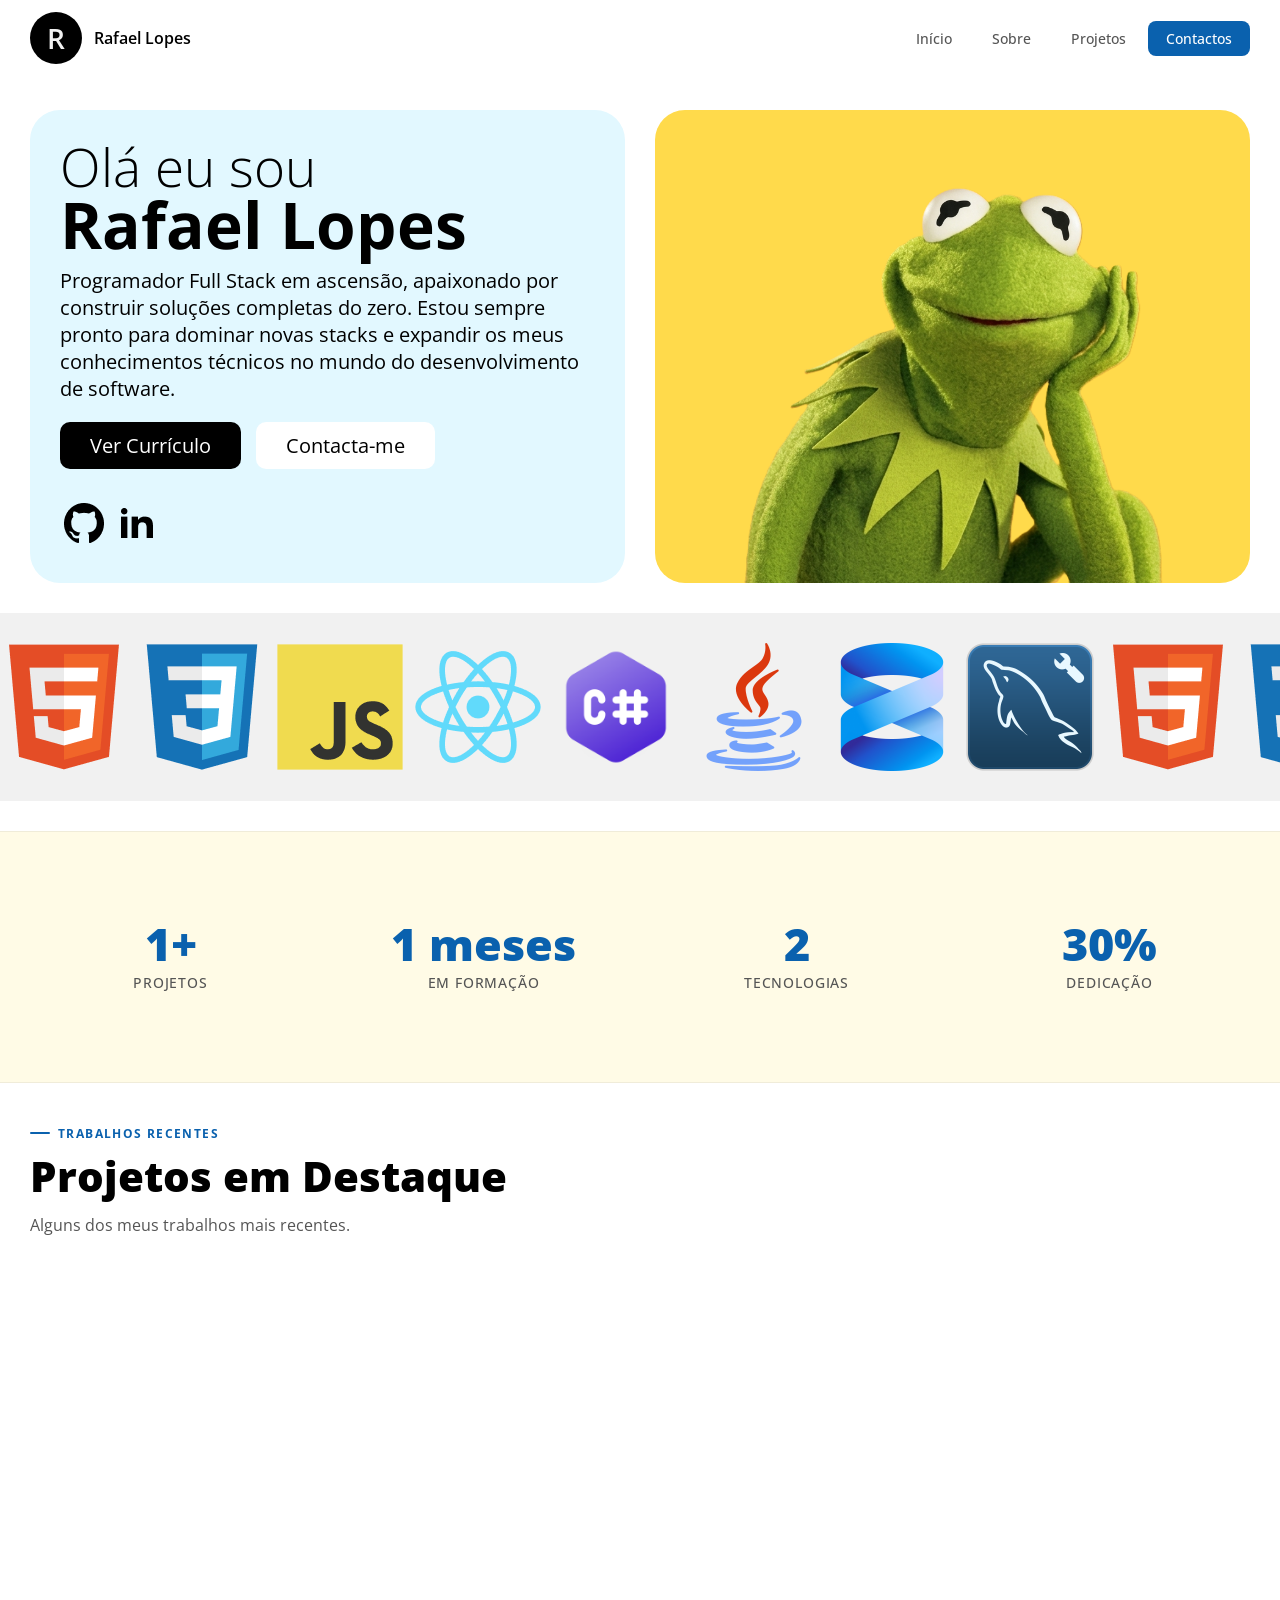
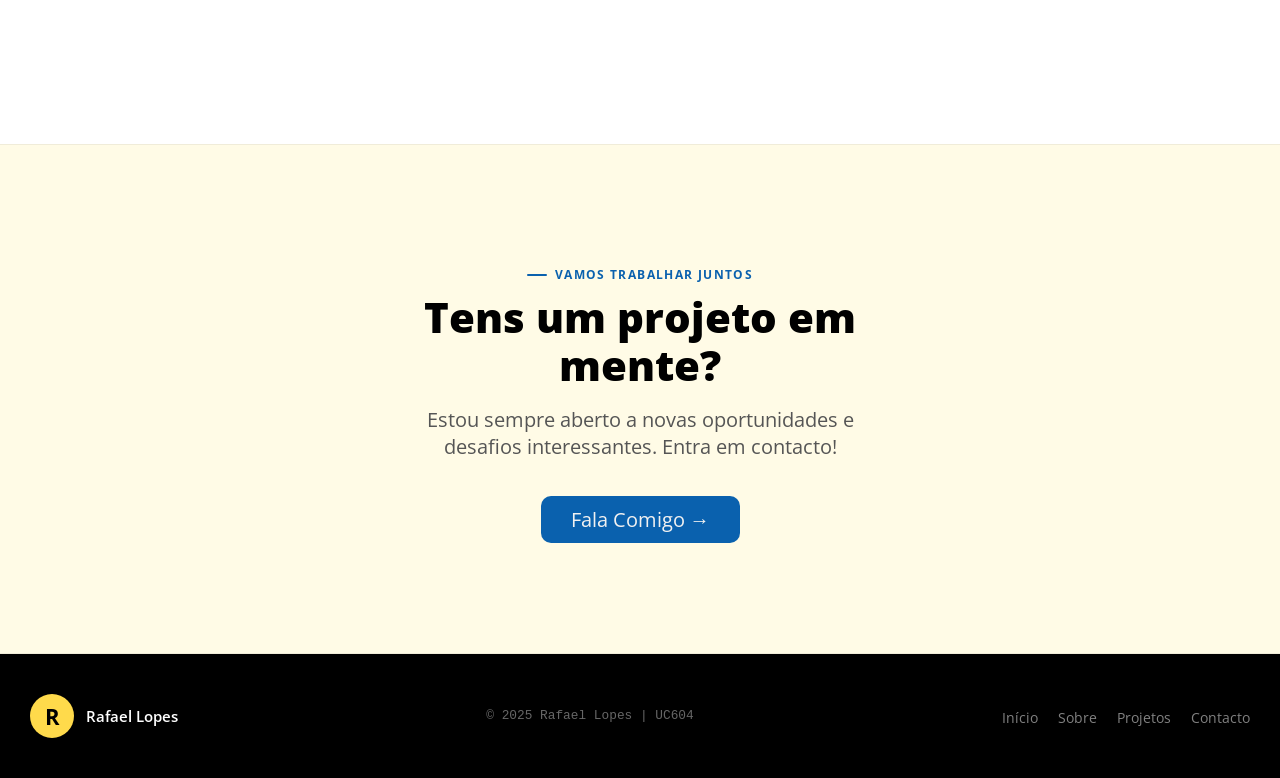
<file: html/index.html>
<!DOCTYPE html>
<html lang="en">
<head>
    <meta charset="UTF-8">
    <meta name="viewport" content="width=device-width, initial-scale=1.0">
    <title>Portfelio - Rafael Lopes</title>

    <!-- Pré-conexão ao Google Fonts para melhorar a performance de carregamento -->
    <link rel="preconnect" href="https://fonts.googleapis.com">
    <link rel="preconnect" href="https://fonts.gstatic.com" crossorigin>
    <!-- Importação da fonte Open Sans com suporte a itálico e vários pesos -->
    <link href="https://fonts.googleapis.com/css2?family=Open+Sans:ital,wght@0,300..800;1,300..800&display=swap" rel="stylesheet">

    <!-- Folha de estilos principal -->
    <link rel="stylesheet" href="/css/styles.css">

    <!-- Favicon do site -->
    <link rel="icon" type="image/jpg" href="/imgs/favicon.jpg">
</head>
<body>

    <!-- ========================
         CABEÇALHO / NAVEGAÇÃO
    ========================= -->
    <header>
        <!-- Barra de navegação principal -->
        <nav class="navbar" id="navbar">
            <div class="nav-inner">

                <!-- Logo com inicial e nome completo -->
                <a href="#" class="logo-holder">
                    <div class="logo">R</div>
                    <div class="logo-text">Rafael Lopes</div>
                </a>
        
                <!-- Links de navegação desktop -->
                <ul class="nav-links" id="menu">
                    <li><a href="/html/index.html">Início</a></li>
                    <li><a href="/html/sobre.html">Sobre</a></li>
                    <li><a href="/html/projetos.html">Projetos</a></li>
                    <!-- Botão de destaque para a página de contacto -->
                    <li><a href="/html/contacto.html" class="button">Contactos</a></li>
                </ul>
        
                <!-- Ícone hamburger — visível apenas em mobile, activa o menu fullscreen -->
                <a href="#" class="mobile-toggle" onclick="toggleMobileMenu(); return false;">
                    <svg aria-hidden="true" xmlns="http://www.w3.org/2000/svg" width="24" height="24" fill="none"
                        viewBox="0 0 24 24">
                        <path stroke="currentColor" stroke-linecap="round" stroke-width="2" d="M5 7h14M5 12h14M5 17h10" />
                    </svg>
                </a>
            </div>
        </nav>
        
        <!-- Menu fullscreen para dispositivos móveis (controlado via JavaScript) -->
        <div class="mobile-menu" id="mobileMenu">
            <a href="/html/index.html">Início</a>
            <a href="/html/sobre.html">Sobre</a>
            <a href="/html/projetos.html">Projetos</a>
            <a href="/html/contacto.html">Contactos</a>
        </div>
    </header>

    <!-- Padding-top para compensar a navbar fixa -->
    <main style="padding-top: 80px;">

        <!-- ========================
             SECÇÃO HERO
        ========================= -->
        <section class="hero container">

            <!-- Lado esquerdo: apresentação e calls-to-action -->
            <div class="hero-blue">
                <div>
                    <h1>
                        <small>Olá eu sou</small>
                        Rafael Lopes
                    </h1>
                    <p>
                        Programador Full Stack em ascensão, apaixonado por construir soluções completas do zero. 
                        <span>Estou sempre pronto para dominar novas stacks e expandir os meus conhecimentos 
                        técnicos no mundo do desenvolvimento de software.</span>
                    </p>

                    <!-- Botões de acção principal -->
                    <div class="call-to-action">
                        <a href="#" class="button black">Ver Currículo</a>
                        <a href="/html/contacto.html" class="button white">Contacta-me</a>
                    </div>

                    <!-- Links para redes sociais -->
                    <div class="social-links">
                        <a href="https://github.com/">
                            <img src="/imgs/github.png" alt="github" width="48">
                        </a>
                        <a href="https://www.linkedin.com/">
                            <img src="/imgs/linkedin.png" alt="linkedin" width="48">
                        </a>
                    </div>
                </div>
            </div>

            <!-- Lado direito: foto de perfil -->
            <div class="hero-yellow">
                <img src="/imgs/hero-image.png" alt="Foto Perfil" width="100%">
            </div>
        </section>

        <!-- ========================
             CARROSSEL DE LOGOS (Marquee)
        ========================= -->
        <!-- Animação infinita com as tecnologias que domino — os ícones estão duplicados para o loop ser contínuo -->
        <section class="logos container">
            <div class="marquee">
                <div class="track">
                    <!-- Primeiro conjunto -->
                    <img src="/imgs/html.png" alt="html" width="128">
                    <img src="/imgs/css.png" alt="css" width="128">
                    <img src="/imgs/javascript.png" alt="javascript" width="128">
                    <img src="/imgs/react.png" alt="react" width="128">
                    <img src="/imgs/csharp.png" alt="csharp" width="128">
                    <img src="/imgs/Java.png" alt="java" width="128">
                    <img src="/imgs/ssms.png" alt="ssms" width="128">
                    <img src="/imgs/mysqlworkbench.png" alt="mysql" width="128">
                    
                    <!-- Segundo conjunto (duplicado para continuidade da animação) -->
                    <img src="/imgs/html.png" alt="html" width="128">
                    <img src="/imgs/css.png" alt="css" width="128">
                    <img src="/imgs/javascript.png" alt="javascript" width="128">
                    <img src="/imgs/react.png" alt="react" width="128">
                    <img src="/imgs/csharp.png" alt="csharp" width="128">
                    <img src="/imgs/Java.png" alt="java" width="128">
                    <img src="/imgs/ssms.png" alt="ssms" width="128">
                    <img src="/imgs/mysqlworkbench.png" alt="mysql" width="128">
                </div>
            </div>
        </section>

        <!-- ========================
             BARRA DE ESTATÍSTICAS
        ========================= -->
        <!-- Os data-attributes são lidos pelo JS para animar os números de 0 até ao valor final -->
        <section class="stats-bar" id="stats">
            <div class="container">
                <div class="stats-grid">
                    <div class="stat-item reveal">
                        <span class="stat-num" data-target="4" data-suffix="+">0+</span>
                        <span class="stat-label">Projetos</span>
                    </div>
                    <div class="stat-item reveal">
                        <span class="stat-num" data-target="6" data-suffix=" meses">0</span>
                        <span class="stat-label">Em formação</span>
                    </div>
                    <div class="stat-item reveal">
                        <span class="stat-num" data-target="8" data-suffix="">0</span>
                        <span class="stat-label">Tecnologias</span>
                    </div>
                    <div class="stat-item reveal">
                        <span class="stat-num" data-target="100" data-suffix="%">0%</span>
                        <span class="stat-label">Dedicação</span>
                    </div>
                </div>
            </div>
        </section>

        <!-- ========================
             PROJETOS EM DESTAQUE
        ========================= -->
        <section class="section" id="featured">
            <div class="container">
                <span class="section-label reveal">Trabalhos recentes</span>
                <h2 class="section-title reveal">Projetos em Destaque</h2>
                <p class="section-desc reveal">Alguns dos meus trabalhos mais recentes.</p>
        
                <!-- Grelha de cards de projetos -->
                <div class="projects-grid">

                    <!-- Card 1 -->
                    <article class="project-card reveal">
                        <div class="project-thumb"><img src="/imgs/csharp.png" style="width: 75px;"></div>
                        <div class="project-body">
                            <div class="project-tags">
                                <span class="project-tag">HTML</span>
                                <span class="project-tag">CSS</span>
                                <span class="project-tag">JS</span>
                            </div>
                            <h3 class="project-title">Loja Online — Frontend</h3>
                            <p class="project-desc">Interface completa de e-commerce com carrinho de compras dinâmico, filtros e checkout responsivo.</p>
                            <div class="project-links">
                                <a href="/html/projetos.html" class="project-link">Ver detalhes →</a>
                            </div>
                        </div>
                    </article>
        
                    <!-- Card 2 -->
                    <article class="project-card reveal">
                        <div class="project-thumb"><img src="/imgs/html.png" style="width: 75px;"></div>
                        <div class="project-body">
                            <div class="project-tags">
                                <span class="project-tag">HTML</span>
                            </div>
                            <h3 class="project-title">Blog Pessoal</h3>
                            <p class="project-desc">Layout editorial moderno com sistema de posts, categorias e modo claro/escuro.</p>
                            <div class="project-links">
                                <a href="/html/projetos.html" class="project-link">Ver detalhes →</a>
                            </div>
                        </div>
                    </article>
        
                    <!-- Card 3 -->
                    <article class="project-card reveal">
                        <div class="project-thumb"><img src="/imgs/javascript.png" style="width: 75px;"></div>
                        <div class="project-body">
                            <div class="project-tags">
                                <span class="project-tag">JavaScript</span>
                                <span class="project-tag">API</span>
                            </div>
                            <h3 class="project-title">App To-Do Interativo</h3>
                            <p class="project-desc">Gestor de tarefas com localStorage, drag & drop e categorias personalizáveis.</p>
                            <div class="project-links">
                                <a href="/html/projetos.html" class="project-link">Ver detalhes →</a>
                            </div>
                        </div>
                    </article>
                </div>
        
                <!-- Botão para ver todos os projetos -->
                <div style="text-align:center; margin-top:48px;" class="reveal">
                    <a href="/html/projetos.html" class="button">Ver Todos os Projetos</a>
                </div>
            </div>
        </section>

        <!-- ========================
             CTA — CHAMADA À ACÇÃO
        ========================= -->
        <section class="cta-section">
            <div class="container" style="text-align:center;">
                <span class="section-label reveal" style="justify-content:center;">Vamos trabalhar juntos</span>
                <h2 class="section-title reveal" style="max-width:500px; margin:0 auto 16px;">Tens um projeto em mente?</h2>
                <p class="reveal" style="margin:0 auto 36px; max-width:460px;">Estou sempre aberto a novas oportunidades e desafios interessantes. Entra em contacto!</p>
                <a href="/html/contacto.html" class="button reveal">Fala Comigo →</a>
            </div>
        </section>
    </main>
    
    <!-- ========================
         RODAPÉ
    ========================= -->
    <footer class="footer">
        <div class="container footer-inner">
            <!-- Logo no rodapé -->
            <a href="#" class="logo-holder footer-logo-holder">
                <div class="logo-sm">R</div>
                <div class="logo-text">Rafael Lopes</div>
            </a>
            <p class="footer-copy">© 2025 Rafael Lopes | UC604</p>
            <!-- Links de navegação repetidos no rodapé -->
            <ul class="footer-links">
                <li><a href="index.html">Início</a></li>
                <li><a href="/html/sobre.html">Sobre</a></li>
                <li><a href="/html/projetos.html">Projetos</a></li>
                <li><a href="/html/contacto.html">Contacto</a></li>
            </ul>
        </div>
    </footer>

    <!-- Script principal carregado no final do body para não bloquear o render da página -->
    <script src="/js/script.js"></script>
</body>
</html>
</file>
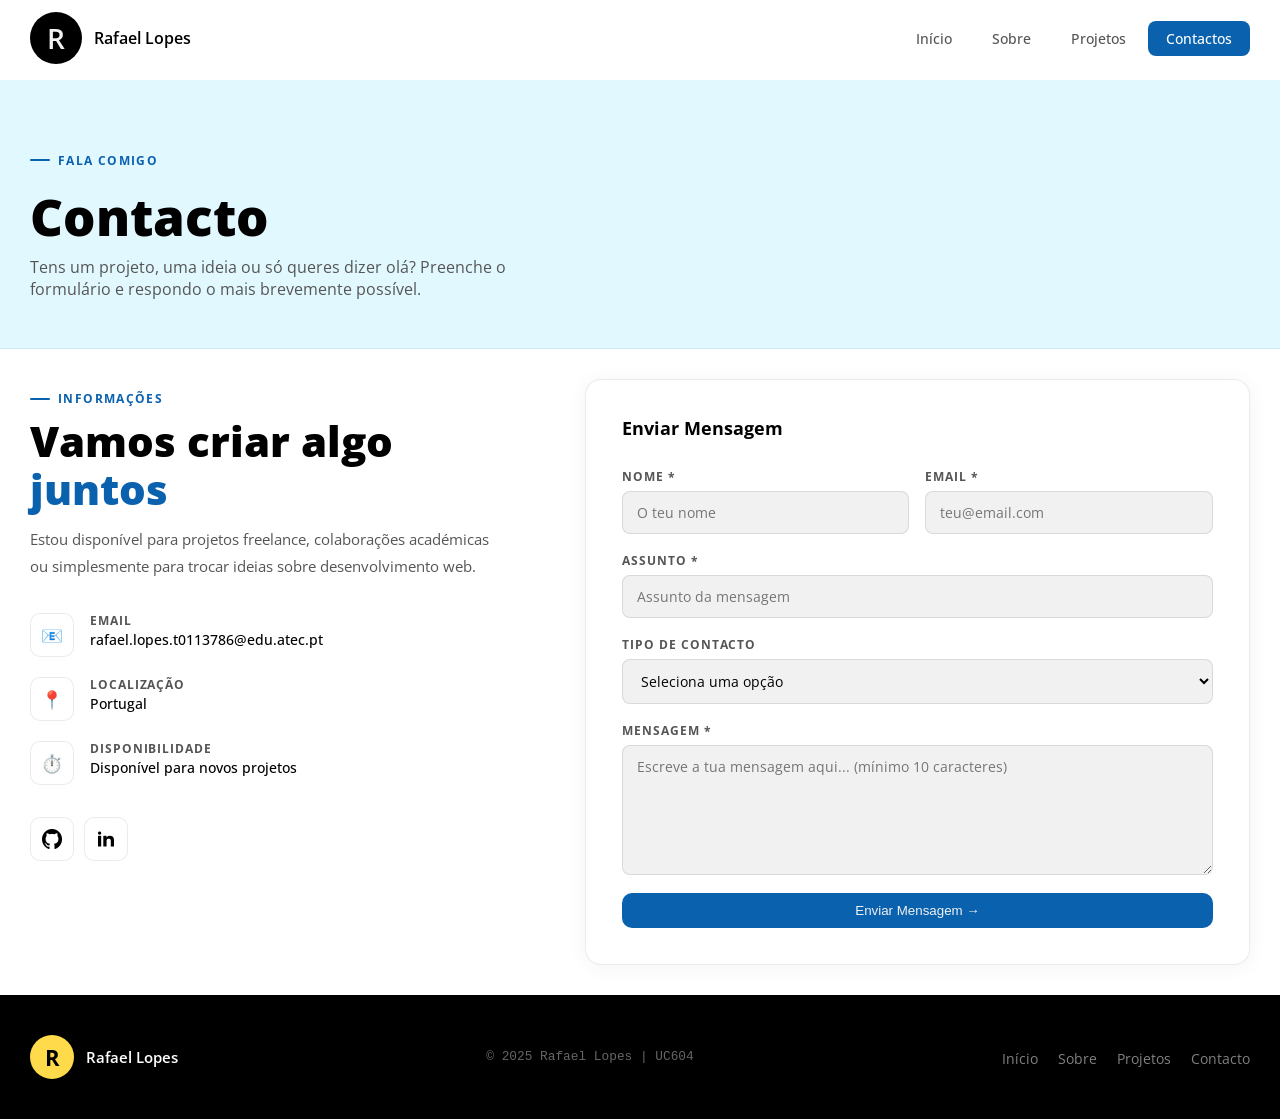
<file: html/contacto.html>
<!DOCTYPE html>
<html lang="pt">
<head>
    <meta charset="UTF-8">
    <meta name="viewport" content="width=device-width, initial-scale=1.0">
    <title>Portefólio - Rafael Lopes</title>
    <meta name="description" content="Entra em contacto para projetos, colaborações ou apenas para dizer olá." />
    <link rel="preconnect" href="https://fonts.googleapis.com">
    <link rel="preconnect" href="https://fonts.gstatic.com" crossorigin>
    <link href="https://fonts.googleapis.com/css2?family=Open+Sans:ital,wght@0,300..800;1,300..800&display=swap" rel="stylesheet">
    <link rel="stylesheet" href="/css/styles.css">
    <link rel="icon" type="image/jpg" href="/imgs/favicon.jpg">
</head>
<body>

    <header>
        <nav class="navbar" id="navbar">
            <div class="nav-inner">
                <a href="/html/index.html" class="logo-holder">
                    <div class="logo">R</div>
                    <div class="logo-text">Rafael Lopes</div>
                </a>

                <ul class="nav-links" id="menu">
                    <li><a href="/html/index.html">Início</a></li>
                    <li><a href="/html/sobre.html">Sobre</a></li>
                    <li><a href="/html/projetos.html">Projetos</a></li>
                    <li><a href="/html/contacto.html" class="button active">Contactos</a></li>
                </ul>

                <a href="#" class="mobile-toggle" onclick="toggleMobileMenu(); return false;">
                    <svg aria-hidden="true" xmlns="http://www.w3.org/2000/svg" width="24" height="24" fill="none" viewBox="0 0 24 24">
                        <path stroke="currentColor" stroke-linecap="round" stroke-width="2" d="M5 7h14M5 12h14M5 17h10" />
                    </svg>
                </a>
            </div>
        </nav>

        <!-- Menu mobile fullscreen -->
        <div class="mobile-menu" id="mobileMenu">
            <a href="/html/index.html">Início</a>
            <a href="/html/sobre.html">Sobre</a>
            <a href="/html/projetos.html">Projetos</a>
            <a href="/html/contacto.html">Contactos</a>
        </div>
    </header>

    <main style="padding-top: 80px;">

        <!-- PAGE HEADER -->
        <div class="page-header">
            <div class="page-header-inner container">
                <span class="section-label">Fala comigo</span>
                <h1>Contacto</h1>
                <p>Tens um projeto, uma ideia ou só queres dizer olá? Preenche o formulário e respondo o mais brevemente possível.</p>
            </div>
        </div>

        <!-- CONTACT SECTION -->
        <section class="section">
            <div class="container">
                <div class="contact-layout">

                    <!-- Info de Contacto -->
                    <div class="contact-info">
                        <span class="section-label reveal">Informações</span>
                        <h2 class="section-title reveal">
                            Vamos criar algo<br>
                            <span style="color: var(--blue);">juntos</span>
                        </h2>
                        <p class="reveal">Estou disponível para projetos freelance, colaborações académicas ou simplesmente para trocar ideias sobre desenvolvimento web.</p>

                        <div class="contact-items">

                            <div class="contact-item reveal">
                                <div class="contact-icon">📧</div>
                                <div>
                                    <div class="contact-item-label">Email</div>
                                    <div class="contact-item-value">rafael.lopes.t0113786@edu.atec.pt</div>
                                </div>
                            </div>

                            <div class="contact-item reveal">
                                <div class="contact-icon">📍</div>
                                <div>
                                    <div class="contact-item-label">Localização</div>
                                    <div class="contact-item-value">Portugal</div>
                                </div>
                            </div>

                            <div class="contact-item reveal">
                                <div class="contact-icon">⏱️</div>
                                <div>
                                    <div class="contact-item-label">Disponibilidade</div>
                                    <div class="contact-item-value">Disponível para novos projetos</div>
                                </div>
                            </div>

                        </div>

                        <!-- Redes sociais -->
                        <div class="contact-social reveal">
                            <a href="https://github.com/" class="contact-social-link" title="GitHub" aria-label="GitHub">
                                <img src="/imgs/github.png" alt="GitHub" width="24">
                            </a>
                            <a href="https://www.linkedin.com/" class="contact-social-link" title="LinkedIn" aria-label="LinkedIn">
                                <img src="/imgs/linkedin.png" alt="LinkedIn" width="24">
                            </a>
                        </div>
                    </div>

                    <!-- Formulário -->
                    <div class="reveal">
                        <form class="contact-form" id="contactForm" novalidate>
                            <h3 class="contact-form-title">Enviar Mensagem</h3>

                            <!-- Nome e Email em linha -->
                            <div class="form-row">
                                <div class="form-group">
                                    <label class="form-label" for="nome">Nome *</label>
                                    <input type="text" id="nome" class="form-input" placeholder="O teu nome" required autocomplete="name" />
                                    <span class="form-error" id="nomeError"></span>
                                </div>

                                <div class="form-group">
                                    <label class="form-label" for="email">Email *</label>
                                    <input type="email" id="email" class="form-input" placeholder="teu@email.com" required autocomplete="email" />
                                    <span class="form-error" id="emailError"></span>
                                </div>
                            </div>

                            <!-- Assunto -->
                            <div class="form-group">
                                <label class="form-label" for="assunto">Assunto *</label>
                                <input type="text" id="assunto" class="form-input" placeholder="Assunto da mensagem" required />
                                <span class="form-error" id="assuntoError"></span>
                            </div>

                            <!-- Tipo de contacto -->
                            <div class="form-group">
                                <label class="form-label" for="tipo">Tipo de contacto</label>
                                <select id="tipo" class="form-input">
                                    <option value="">Seleciona uma opção</option>
                                    <option value="projeto">Projeto / Colaboração</option>
                                    <option value="feedback">Feedback ao portfólio</option>
                                    <option value="outro">Outro assunto</option>
                                </select>
                            </div>

                            <!-- Mensagem -->
                            <div class="form-group">
                                <label class="form-label" for="mensagem">Mensagem *</label>
                                <textarea id="mensagem" class="form-textarea" placeholder="Escreve a tua mensagem aqui... (mínimo 10 caracteres)" required></textarea>
                                <span class="form-error" id="mensagemError"></span>
                            </div>

                            <!-- Botão de envio -->
                            <button type="submit" class="button" style="width:100%; text-align:center; border:none; cursor:pointer;">
                                Enviar Mensagem →
                            </button>

                        </form>

                        <!-- Mensagem de sucesso (oculta por defeito) -->
                        <div class="form-success-msg" id="formSuccess">
                            <div class="form-success-icon">✅</div>
                            <h3>Mensagem enviada!</h3>
                            <p>Obrigado pelo contacto! Responderei o mais brevemente possível.</p>
                            <button class="button white" style="margin-top:20px; border:1px solid rgba(0,0,0,0.1); cursor:pointer;" onclick="location.reload()">
                                Enviar outra mensagem
                            </button>
                        </div>

                    </div>

                </div>
            </div>
        </section>

    </main>

    <footer class="footer">
        <div class="container footer-inner">
            <a href="/html/index.html" class="logo-holder footer-logo-holder">
                <div class="logo-sm">R</div>
                <div class="logo-text">Rafael Lopes</div>
            </a>
            <p class="footer-copy">© 2025 Rafael Lopes | UC604</p>
            <ul class="footer-links">
                <li><a href="/html/index.html">Início</a></li>
                <li><a href="/html/sobre.html">Sobre</a></li>
                <li><a href="/html/projetos.html">Projetos</a></li>
                <li><a href="/html/contacto.html">Contacto</a></li>
            </ul>
        </div>
    </footer>

    <script src="/js/script.js"></script>
</body>
</html>
</file>
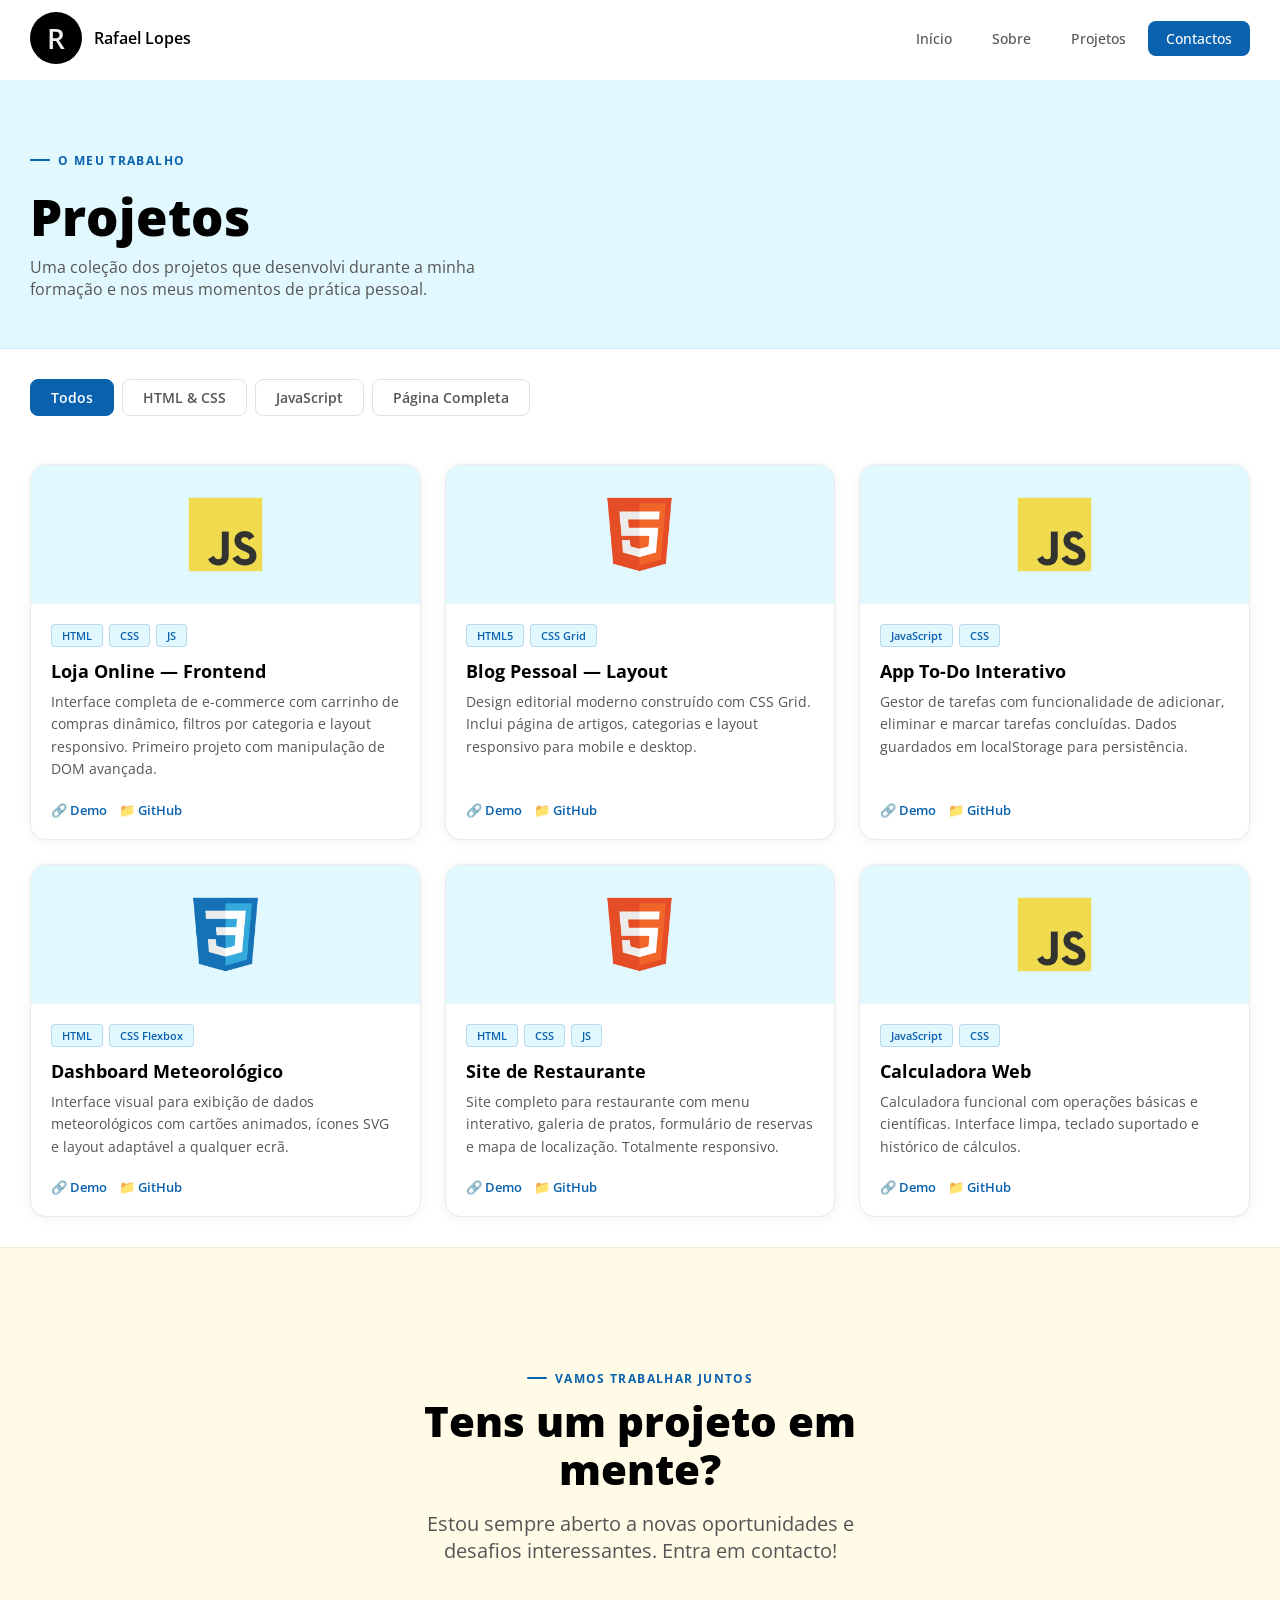
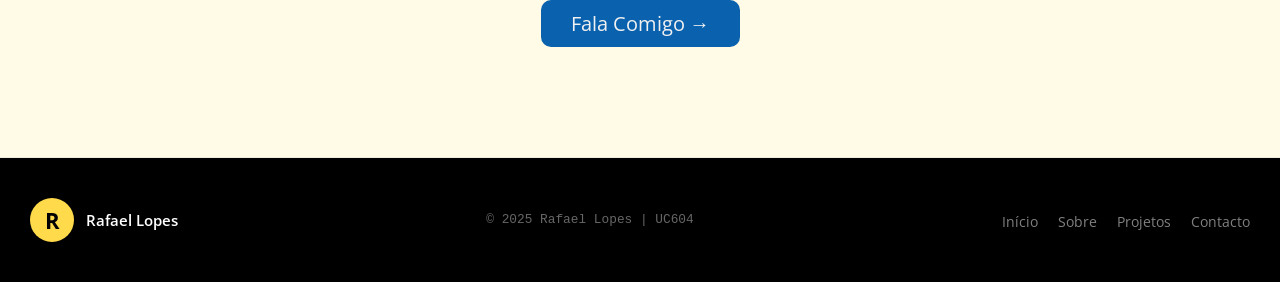
<file: html/projetos.html>
<!DOCTYPE html>
<html lang="pt">
<head>
    <meta charset="UTF-8">
    <meta name="viewport" content="width=device-width, initial-scale=1.0">
    <title>Portefólio - Rafael Lopes</title>
    <meta name="description" content="Os meus projetos de desenvolvimento web em HTML, CSS e JavaScript." />
    <link rel="preconnect" href="https://fonts.googleapis.com">
    <link rel="preconnect" href="https://fonts.gstatic.com" crossorigin>
    <link href="https://fonts.googleapis.com/css2?family=Open+Sans:ital,wght@0,300..800;1,300..800&display=swap" rel="stylesheet">
    <link rel="stylesheet" href="/css/styles.css">
    <link rel="icon" type="image/jpg" href="/imgs/favicon.jpg">
</head>
<body>

    <header>
        <nav class="navbar" id="navbar">
            <div class="nav-inner">
                <a href="/html/index.html" class="logo-holder">
                    <div class="logo">R</div>
                    <div class="logo-text">Rafael Lopes</div>
                </a>

                <ul class="nav-links" id="menu">
                    <li><a href="/html/index.html">Início</a></li>
                    <li><a href="/html/sobre.html">Sobre</a></li>
                    <li><a href="/html/projetos.html" class="active">Projetos</a></li>
                    <li><a href="/html/contacto.html" class="button">Contactos</a></li>
                </ul>

                <a href="#" class="mobile-toggle" onclick="toggleMobileMenu(); return false;">
                    <svg aria-hidden="true" xmlns="http://www.w3.org/2000/svg" width="24" height="24" fill="none" viewBox="0 0 24 24">
                        <path stroke="currentColor" stroke-linecap="round" stroke-width="2" d="M5 7h14M5 12h14M5 17h10" />
                    </svg>
                </a>
            </div>
        </nav>

        <!-- Menu mobile fullscreen -->
        <div class="mobile-menu" id="mobileMenu">
            <a href="/html/index.html">Início</a>
            <a href="/html/sobre.html">Sobre</a>
            <a href="/html/projetos.html">Projetos</a>
            <a href="/html/contacto.html">Contactos</a>
        </div>
    </header>

    <main style="padding-top: 80px;">

        <!-- PAGE HEADER -->
        <div class="page-header">
            <div class="page-header-inner container">
                <span class="section-label">O meu trabalho</span>
                <h1>Projetos</h1>
                <p>Uma coleção dos projetos que desenvolvi durante a minha formação e nos meus momentos de prática pessoal.</p>
            </div>
        </div>

        <!-- PROJETOS SECTION -->
        <section class="section">
            <div class="container">

                <!-- Filtros -->
                <div class="projects-filter reveal">
                    <button class="filter-btn active" data-filter="all">Todos</button>
                    <button class="filter-btn" data-filter="html-css">HTML & CSS</button>
                    <button class="filter-btn" data-filter="javascript">JavaScript</button>
                    <button class="filter-btn" data-filter="fullpage">Página Completa</button>
                </div>

                <!-- Grid de Projetos -->
                <div class="projects-grid">

                    <!-- Projeto 1 -->
                    <article class="project-card reveal" data-category="javascript">
                        <div class="project-thumb">
                            <img src="/imgs/javascript.png" style="width: 75px;">
                        </div>
                        <div class="project-body">
                            <div class="project-tags">
                                <span class="project-tag">HTML</span>
                                <span class="project-tag">CSS</span>
                                <span class="project-tag">JS</span>
                            </div>
                            <h3 class="project-title">Loja Online — Frontend</h3>
                            <p class="project-desc">Interface completa de e-commerce com carrinho de compras dinâmico, filtros por categoria e layout responsivo. Primeiro projeto com manipulação de DOM avançada.</p>
                            <div class="project-links">
                                <a href="#" class="project-link">🔗 Demo</a>
                                <a href="#" class="project-link">📁 GitHub</a>
                            </div>
                        </div>
                    </article>

                    <!-- Projeto 2 -->
                    <article class="project-card reveal" data-category="html-css">
                        <div class="project-thumb">
                            <img src="/imgs/html.png" style="width: 75px;">
                        </div>
                        <div class="project-body">
                            <div class="project-tags">
                                <span class="project-tag">HTML5</span>
                                <span class="project-tag">CSS Grid</span>
                            </div>
                            <h3 class="project-title">Blog Pessoal — Layout</h3>
                            <p class="project-desc">Design editorial moderno construído com CSS Grid. Inclui página de artigos, categorias e layout responsivo para mobile e desktop.</p>
                            <div class="project-links">
                                <a href="#" class="project-link">🔗 Demo</a>
                                <a href="#" class="project-link">📁 GitHub</a>
                            </div>
                        </div>
                    </article>

                    <!-- Projeto 3 -->
                    <article class="project-card reveal" data-category="javascript">
                        <div class="project-thumb">
                            <img src="/imgs/javascript.png" style="width: 75px;">
                        </div>
                        <div class="project-body">
                            <div class="project-tags">
                                <span class="project-tag">JavaScript</span>
                                <span class="project-tag">CSS</span>
                            </div>
                            <h3 class="project-title">App To-Do Interativo</h3>
                            <p class="project-desc">Gestor de tarefas com funcionalidade de adicionar, eliminar e marcar tarefas concluídas. Dados guardados em localStorage para persistência.</p>
                            <div class="project-links">
                                <a href="#" class="project-link">🔗 Demo</a>
                                <a href="#" class="project-link">📁 GitHub</a>
                            </div>
                        </div>
                    </article>

                    <!-- Projeto 4 -->
                    <article class="project-card reveal" data-category="html-css">
                        <div class="project-thumb">
                            <img src="/imgs/css.png" style="width: 75px;">
                        </div>
                        <div class="project-body">
                            <div class="project-tags">
                                <span class="project-tag">HTML</span>
                                <span class="project-tag">CSS Flexbox</span>
                            </div>
                            <h3 class="project-title">Dashboard Meteorológico</h3>
                            <p class="project-desc">Interface visual para exibição de dados meteorológicos com cartões animados, ícones SVG e layout adaptável a qualquer ecrã.</p>
                            <div class="project-links">
                                <a href="#" class="project-link">🔗 Demo</a>
                                <a href="#" class="project-link">📁 GitHub</a>
                            </div>
                        </div>
                    </article>

                    <!-- Projeto 5 -->
                    <article class="project-card reveal" data-category="fullpage">
                        <div class="project-thumb">
                            <img src="/imgs/html.png" style="width: 75px;">
                        </div>
                        <div class="project-body">
                            <div class="project-tags">
                                <span class="project-tag">HTML</span>
                                <span class="project-tag">CSS</span>
                                <span class="project-tag">JS</span>
                            </div>
                            <h3 class="project-title">Site de Restaurante</h3>
                            <p class="project-desc">Site completo para restaurante com menu interativo, galeria de pratos, formulário de reservas e mapa de localização. Totalmente responsivo.</p>
                            <div class="project-links">
                                <a href="#" class="project-link">🔗 Demo</a>
                                <a href="#" class="project-link">📁 GitHub</a>
                            </div>
                        </div>
                    </article>

                    <!-- Projeto 6 -->
                    <article class="project-card reveal" data-category="javascript">
                        <div class="project-thumb">
                            <img src="/imgs/javascript.png" style="width: 75px;">
                        </div>
                        <div class="project-body">
                            <div class="project-tags">
                                <span class="project-tag">JavaScript</span>
                                <span class="project-tag">CSS</span>
                            </div>
                            <h3 class="project-title">Calculadora Web</h3>
                            <p class="project-desc">Calculadora funcional com operações básicas e científicas. Interface limpa, teclado suportado e histórico de cálculos.</p>
                            <div class="project-links">
                                <a href="#" class="project-link">🔗 Demo</a>
                                <a href="#" class="project-link">📁 GitHub</a>
                            </div>
                        </div>
                    </article>

                </div>
                <!-- Fim da grid de projetos -->

            </div>
        </section>

        <!-- CTA -->
        <section class="cta-section">
            <div class="container" style="text-align:center;">
                <span class="section-label reveal" style="justify-content:center;">Vamos trabalhar juntos</span>
                <h2 class="section-title reveal" style="max-width:500px; margin:0 auto 16px;">Tens um projeto em mente?</h2>
                <p class="reveal" style="margin:0 auto 36px; max-width:460px;">Estou sempre aberto a novas oportunidades e desafios interessantes. Entra em contacto!</p>
                <a href="#" class="button reveal">Fala Comigo →</a>
            </div>
        </section>

    </main>

    <footer class="footer">
        <div class="container footer-inner">
            <a href="/html/index.html" class="logo-holder footer-logo-holder">
                <div class="logo-sm">R</div>
                <div class="logo-text">Rafael Lopes</div>
            </a>
            <p class="footer-copy">© 2025 Rafael Lopes | UC604</p>
            <ul class="footer-links">
                <li><a href="/html/index.html">Início</a></li>
                <li><a href="/html/sobre.html">Sobre</a></li>
                <li><a href="/html/projetos.html">Projetos</a></li>
                <li><a href="/html/contacto.html">Contacto</a></li>
            </ul>
        </div>
    </footer>

    <script src="/js/script.js"></script>
</body>
</html>
</file>
<file: css/styles.css>
/* =============================================
   RESET GLOBAL
   ============================================= */
/* Remove margens, paddings e garante que padding/border não alteram
   o tamanho total dos elementos (box-sizing: border-box) */
*, *::before, *::after {
    box-sizing: border-box;
    margin: 0;
    padding: 0;
}

/* =============================================
   VARIÁVEIS CSS (Design System)
   ============================================= */
/* Paleta de cores centralizada em variáveis para fácil manutenção e
   consistência visual em todo o site */
:root {
    --base: #555;
    --base-100: #f1f1f1;
    --base-400: #555;
    --base-800: #000;
    --yellow: #ffda4b;
    --yellow-100: #fffbe6;
    --yellow-400: #ffda4b;
    --yellow-800: #8b6f00;
    --blue: #0a61ae;
    --blue-100: #e2f8ff;
    --blue-400: #61dafb;
    --blue-800: #0a61ae;
}

/* =============================================
   BASE — Tipografia e links
   ============================================= */
body {
    font-family: "Open Sans", sans-serif;
    font-optical-sizing: auto;
    font-style: normal;
    font-size: 20px;
}

/* Remove sublinhado por defeito; aplica-o apenas no hover */
a {
    text-decoration: none;
    color: var(--blue);
    &:hover {
        text-decoration: underline;
    }
}

/* =============================================
   NAVBAR — Barra de navegação fixa
   ============================================= */
.navbar {
    position: fixed;        /* Fica sempre visível no topo ao fazer scroll */
    top: 0; left: 0; right: 0;
    z-index: 1000;          /* Garante que fica por cima de todo o conteúdo */
    padding: 12px 0;
    transition: ease 0.3s all;

    .nav-inner {
        display: flex;
        align-items: center;
        justify-content: space-between;
        max-width: 1440px;
        margin: auto;
        padding: 0 30px;
    }

    /* Logo: círculo com inicial + nome */
    .logo-holder {
        display: flex;
        align-items: center;
        font-weight: 600;
        color: var(--base-800);
        gap: 12px;
        text-decoration: none;
        &:hover { text-decoration: none; }

        .logo {
            display: flex;
            align-items: center;
            justify-content: center;
            font-size: 28px;
            background-color: var(--base-800);
            color: var(--base-100);
            height: 52px;
            width: 52px;
            border-radius: 50%;
            flex-shrink: 0;     /* Impede que o círculo encolha em ecrãs pequenos */
        }

        .logo-text {
            font-size: 1rem;
        }
    }

    /* Links do menu desktop */
    .nav-links {
        display: flex;
        align-items: center;
        gap: 4px;
        list-style: none;

        a {
            display: inline-block;
            padding: 8px 18px;
            color: var(--base);
            font-size: 0.9rem;
            font-weight: 500;
            border-radius: 8px;
            transition: ease 0.2s all;
            &:hover {
                background-color: var(--base-100);
                color: var(--base-800);
                text-decoration: none;
            }
            /* Variante botão para o link "Contactos" */
            &.button {
                color: white;
                &:hover{
                    color: white;
                    background-color: var(--blue-400);
                }
            }
        }
    }

    /* Ícone hamburger — oculto em desktop, visível em mobile */
    .mobile-toggle {
        display: none;
        color: var(--base-800);
        padding: 8px;
        cursor: pointer;

        @media (max-width: 768px) {
            display: inline-block;
        }
    }

    /* Estado quando o utilizador fez scroll — fundo com blur (glassmorphism) */
    &.scrolled {
        background: rgba(255, 255, 255, 0.92);
        backdrop-filter: blur(12px);
        -webkit-backdrop-filter: blur(12px);    /* Prefixo para Safari */
        box-shadow: 0 2px 20px rgba(0, 0, 0, 0.08);
        border-bottom: 1px solid rgba(0, 0, 0, 0.06);
    }

    /* Em mobile: oculta os links e aplica fundo sempre */
    @media (max-width: 768px) {
        .nav-links { 
            display: none; 
        }
        background: rgba(255, 255, 255, 0.95);
        backdrop-filter: blur(12px);
        box-shadow: 0 2px 12px rgba(0,0,0,0.08);
    }
}

/* =============================================
   MENU MOBILE FULLSCREEN
   ============================================= */
/* Oculto por defeito; a classe .open (adicionada pelo JS) activa o display:flex */
.mobile-menu {
    display: none;
    position: fixed;
    inset: 0;                               /* Equivale a top/right/bottom/left: 0 */
    background: rgba(255, 255, 255, 0.97);
    backdrop-filter: blur(16px);
    z-index: 999;
    flex-direction: column;
    align-items: center;
    justify-content: center;
    gap: 24px;

    &.open { display: flex; }

    a {
        font-size: 2rem;
        font-weight: 700;
        color: var(--base);
        transition: ease 0.2s all;
        &:hover {
            color: var(--blue);
            text-decoration: none;
        }
    }
}

/* =============================================
   CONTENTOR PRINCIPAL
   ============================================= */
/* Limita a largura e centra o conteúdo; adiciona padding lateral em ecrãs menores */
.container {
    max-width: 1440px;
    margin: auto;
    gap: 30px;
    margin-top: 30px;
    margin-bottom: 30px;

    @media (max-width:1400px){
        padding-left: 30px;
        padding-right: 30px;
    }
}

/* =============================================
   BOTÃO — Componente reutilizável
   ============================================= */
/* Variantes: .button (azul), .button.white, .button.black */
.button {
    display: inline-block;
    padding: 10px 30px;
    background-color: var(--blue);
    color: var(--base-100);
    border-radius: 10px;
    transition: ease 0.3s all;
    &:hover{
        text-decoration: none;
        background-color: var(--blue-800);
    }
    &.white {
        background-color: white;
        color: var(--base-800);
        &:hover{
            background-color: var(--base-100);
            color: var(--base);
        }
    }
    &.black {
        background-color: black;
        color: white;
        &:hover{
            background-color: var(--base);
            color: var(--base-100);
        }
    }
}

/* =============================================
   TIPOGRAFIA — H1
   ============================================= */
/* Tamanho responsivo; reduz em tablets. O <small> é o subtítulo acima do nome */
h1 {
    font-size: 64px;
    line-height: 1;
    margin-bottom: 10px;
    small {
        display: block;
        font-weight: 100;
    }
    @media (max-width:1024px){
        font-size: 48px;
    }
}

/* =============================================
   HERO — Secção de apresentação
   ============================================= */
/* Dois lados em flex; passa a coluna em tablets */
.hero {
    display: flex;
    @media (max-width:1024px) {
        flex-direction: column;
    }

    /* Lado esquerdo — fundo azul claro */
    .hero-blue{
        flex: 1;
        background-color: var(--blue-100);
        border-radius: 30px;
        padding: 30px;
        display: flex;
        flex-direction: column;
        justify-content: center;
        /* Oculta o segundo parágrafo em mobile para simplificar */
        span {
            @media (max-width: 1024px) {
                display: none;
            }
        }
        .call-to-action{
            margin-top: 20px;
            margin-bottom: 20px;
            a {
                margin-right: 10px;
                margin-bottom: 10px;
            }
        }
        .social-links {
            a {
                &:hover {
                    text-decoration: none;
                }
            }
        }
    }

    /* Lado direito — fundo amarelo com foto alinhada ao fundo */
    .hero-yellow{
        flex: 1;
        background-color: var(--yellow);
        border-radius: 30px;
        padding: 0px 30px;
        display: flex;
        justify-content: center;
        align-items: flex-end;
        img {
            margin-top: -60px;  /* Puxa a imagem para cima, sobrepondo ligeiramente o topo */
            max-width: 420px;
        }
    }
}

/* =============================================
   LOGOS — Carrossel infinito (Marquee)
   ============================================= */
.logos {
    background-color: var(--base-100);
    border-radius: 30px;
    padding: 30px 0px;
    @media (max-width:1440px){
        border-radius: 0px;
    }
    .marquee {
        width: 100vw;
        max-width: 100%;
        height: 128px;
        overflow: hidden;       /* Esconde os ícones fora da área visível */
        position: relative;
        .track {
            position: absolute;
            white-space: nowrap;
            will-change: transform;     /* Optimização de performance para animação */
            animation: marquee 40s linear infinite;
            display: flex;
            gap: 10px;
        }
    }
}

/* Animação do marquee: desloca -50% (= um conjunto completo de ícones) */
@keyframes marquee {
    0%   { transform: translateX(0); }
    100% { transform: translateX(-50%); }
}

/* =============================================
   STATS BAR — Contadores animados
   ============================================= */
.stats-bar {
    padding: 60px 0;
    background-color: var(--yellow-100);
    border-top: 1px solid rgba(0, 0, 0, 0.06);
    border-bottom: 1px solid rgba(0, 0, 0, 0.06);

    /* Grelha de 4 colunas iguais */
    .stats-grid {
        display: grid;
        grid-template-columns: repeat(4, 1fr);
        gap: 32px;
        text-align: center;
    }

    .stat-item {
        display: flex;
        flex-direction: column;
        align-items: center;
        gap: 6px;
    }

    .stat-num {
        font-size: 2.8rem;
        font-weight: 800;
        color: var(--blue);
        line-height: 1;
    }

    .stat-label {
        font-size: 0.85rem;
        color: var(--base);
        font-weight: 500;
        text-transform: uppercase;
        letter-spacing: 0.06em;
    }
}

/* =============================================
   SECTION LABELS E TÍTULOS
   ============================================= */
/* Label pequena com linha azul antes do texto (pseudo-elemento ::before) */
.section-label {
    display: inline-flex;
    align-items: center;
    gap: 8px;
    font-size: 0.72rem;
    color: var(--blue);
    text-transform: uppercase;
    letter-spacing: 0.12em;
    font-weight: 700;
    margin-bottom: 12px;
}
.section-label::before {
    content: '';
    width: 20px; height: 2px;
    background: var(--blue);
    border-radius: 2px;
}

/* clamp() — tamanho fluido: mínimo 1.8rem, ideal 4vw, máximo 2.6rem */
.section-title {
    font-size: clamp(1.8rem, 4vw, 2.6rem);
    font-weight: 800;
    color: var(--base-800);
    margin-bottom: 12px;
    line-height: 1.15;
}

.section-desc {
    font-size: 1rem;
    color: var(--base);
    max-width: 560px;
    margin-bottom: 48px;
    line-height: 1.7;
}

/* =============================================
   PROJETOS GRID
   ============================================= */
/* 3 colunas → 2 em tablet → 1 em mobile */
.projects-grid {
    display: grid;
    grid-template-columns: repeat(3, 1fr);
    gap: 24px;

    @media (max-width: 1024px) {
        grid-template-columns: repeat(2, 1fr);
    }

    @media (max-width: 768px) {
        grid-template-columns: 1fr;
    }

    .project-card {
        background: white;
        border: 1px solid rgba(0,0,0,0.08);
        border-radius: 16px;
        overflow: hidden;
        display: flex;
        flex-direction: column;
        transition: transform 0.4s ease, box-shadow 0.4s ease, border-color 0.4s ease;
        box-shadow: 0 2px 12px rgba(0,0,0,0.05);

        /* Efeito hover: card sobe e ganha sombra azulada */
        &:hover {
            transform: translateY(-6px);
            box-shadow: 0 16px 40px rgba(10, 97, 174, 0.10);
            border-color: rgba(10, 97, 174, 0.2);
        }

        .project-thumb {
            background: var(--blue-100);
            font-size: 3.5rem;
            display: flex;
            align-items: center;
            justify-content: center;
            padding: 32px;
            min-height: 120px;
        }

        .project-body {
            padding: 20px;
            display: flex;
            flex-direction: column;
            flex: 1;

            .project-tags {
                display: flex;
                flex-wrap: wrap;
                gap: 6px;
                margin-bottom: 12px;

                .project-tag {
                    padding: 3px 10px;
                    background: var(--blue-100);
                    border: 1px solid rgba(10, 97, 174, 0.2);
                    border-radius: 4px;
                    font-size: 0.7rem;
                    font-weight: 600;
                    color: var(--blue);
                }
            }

            .project-title {
                font-size: 1.1rem;
                font-weight: 700;
                color: var(--base-800);
                margin-bottom: 8px;
            }

            .project-desc {
                font-size: 0.88rem;
                color: var(--base);
                margin-bottom: 20px;
                line-height: 1.6;
                flex: 1;    /* Empurra o link para o fundo do card */
            }

            .project-links {
                display: flex;
                gap: 12px;
                margin-top: auto;

                .project-link {
                    font-size: 0.82rem;
                    font-weight: 600;
                    color: var(--blue);
                    transition: ease 0.2s all;
                    &:hover {
                        color: var(--blue-800);
                        text-decoration: none;
                    }
                }
            }
        }
    }
}

/* =============================================
   CTA SECTION
   ============================================= */
.cta-section {
    padding: 80px 0;
    background-color: var(--yellow-100);
    border-top: 1px solid rgba(0,0,0,0.06);
    border-bottom: 1px solid rgba(0,0,0,0.06);
}
.cta-section p {
    color: var(--base);
}

/* =============================================
   FOOTER
   ============================================= */
.footer {
    background-color: var(--base-800);
    padding: 40px 0;

    .footer-inner {
        display: flex;
        align-items: center;
        justify-content: space-between;
        gap: 24px;
        flex-wrap: wrap;
        max-width: 1440px;
        margin: auto;
        padding: 0 30px;
    }

    .footer-logo-holder {
        display: flex;
        align-items: center;
        gap: 12px;
        color: white;
        text-decoration: none;
        font-weight: 600;
        font-size: 0.95rem;

        &:hover { 
            color: var(--yellow); 
            text-decoration: none; 
        }

        /* Versão reduzida do logo (círculo amarelo no rodapé escuro) */
        .logo-sm {
            display: flex;
            align-items: center;
            justify-content: center;
            font-size: 22px;
            font-weight: 700;
            background: var(--yellow);
            color: var(--base-800);
            height: 44px;
            width: 44px;
            border-radius: 50%;
            flex-shrink: 0;
        }
    }

    /* Texto de copyright em monospace e com opacidade reduzida */
    .footer-copy {
        font-size: 0.8rem;
        color: rgba(255, 255, 255, 0.4);
        font-family: monospace;
    }

    .footer-links {
        display: flex;
        gap: 20px;
        list-style: none;

        a {
            font-size: 0.85rem;
            color: rgba(255, 255, 255, 0.5);
            text-decoration: none;
            transition: ease 0.2s all;
            &:hover {
                color: var(--yellow);
                text-decoration: none;
            }
        }
    }

    /* Em mobile: empilha os 3 elementos do footer */
    @media (max-width: 768px) {
        .footer-inner {
            flex-direction: column;
            text-align: center;
        }
        .footer-links { justify-content: center; }
    }
}

/* =============================================
   PÁGINA: SOBRE (sobre.html)
   ============================================= */

/* Cabeçalho de página interior com fundo azul claro */
.page-header {
    background-color: var(--blue-100);
    border-bottom: 1px solid rgba(10, 97, 174, 0.1);
    padding: 60px 0 48px;

    .page-header-inner {
        margin-top: 0;
        margin-bottom: 0;
    }

    /* clamp() para título fluido entre 2rem e 3.2rem */
    h1 {
        font-size: clamp(2rem, 5vw, 3.2rem);
        font-weight: 800;
        color: var(--base-800);
        margin: 8px 0 12px;
        line-height: 1.1;
    }

    p {
        color: var(--base);
        font-size: 1rem;
        max-width: 520px;
    }
}

/* Layout 2 colunas: imagem + texto; passa a 1 coluna em mobile */
.about-grid {
    display: grid;
    grid-template-columns: 1fr 1.4fr;
    gap: 64px;
    align-items: center;

    @media (max-width: 900px) {
        grid-template-columns: 1fr;
        gap: 40px;
    }
}

/* Contentor da imagem de perfil com aspect-ratio fixo */
.about-image-wrap {
    position: relative;

    .about-image-placeholder {
        width: 100%;
        aspect-ratio: 4/5;      /* Proporção retrato */
        background: var(--blue-100);
        border-radius: 20px;
        border: 1px solid rgba(10, 97, 174, 0.15);
        display: flex;
        align-items: center;
        justify-content: center;
        font-size: 5rem;
        position: relative;
        overflow: visible;
    }
}

.about-text {
    p {
        color: var(--base);
        font-size: 0.95rem;
        line-height: 1.8;
    }

    .about-actions {
        display: flex;
        gap: 12px;
        flex-wrap: wrap;
        margin-top: 28px;
        margin-bottom: 8px;
    }
}

/* Grelha de competências — 2 colunas com cards com hover */
.skills-grid {
    display: grid;
    grid-template-columns: 1fr 1fr;
    gap: 12px;
    margin-top: 32px;

    .skill-item {
        background: white;
        border: 1px solid rgba(0, 0, 0, 0.08);
        border-radius: 12px;
        padding: 18px;
        transition: transform 0.3s ease, box-shadow 0.3s ease, border-color 0.3s ease;

        &:hover {
            border-color: var(--blue);
            transform: translateY(-3px);
            box-shadow: 0 8px 24px rgba(10, 97, 174, 0.10);
        }

        .skill-icon {
            font-size: 1.4rem;
            margin-bottom: 8px;

            img {
                width: 32px;
                height: 32px;
                object-fit: contain;
            }
        }

        .skill-name {
            font-size: 0.9rem;
            font-weight: 700;
            color: var(--base-800);
            margin-bottom: 4px;
        }

        .skill-level {
            font-size: 0.72rem;
            color: var(--blue);
            font-weight: 600;
        }
    }
}

/* =============================================
   TIMELINE (Página Sobre)
   ============================================= */
.timeline {
    margin-top: 80px;
    padding-top: 64px;
    border-top: 1px solid rgba(0, 0, 0, 0.07);

    .timeline-title {
        font-size: 1.6rem;
        font-weight: 800;
        color: var(--base-800);
        margin-bottom: 40px;
    }

    .timeline-list {
        display: flex;
        flex-direction: column;
        position: relative;
        padding-left: 32px;

        /* Linha vertical da timeline com gradiente azul → amarelo */
        &::before {
            content: '';
            position: absolute;
            left: 0;
            top: 8px;
            bottom: 8px;
            width: 2px;
            background: linear-gradient(to bottom, var(--blue), var(--yellow), transparent);
            border-radius: 2px;
        }

        .timeline-item {
            position: relative;
            padding: 24px 0 24px 32px;

            /* Ponto circular no eixo da timeline */
            &::before {
                content: '';
                position: absolute;
                left: -5px;
                top: 30px;
                width: 12px;
                height: 12px;
                border-radius: 50%;
                background: var(--blue);
                box-shadow: 0 0 0 3px rgba(10, 97, 174, 0.2);
            }

            .timeline-year {
                font-size: 0.75rem;
                font-weight: 700;
                color: var(--blue);
                text-transform: uppercase;
                letter-spacing: 0.08em;
                margin-bottom: 4px;
            }

            .timeline-role {
                font-size: 1rem;
                font-weight: 700;
                color: var(--base-800);
                margin-bottom: 4px;
            }

            .timeline-place {
                font-size: 0.85rem;
                color: var(--base);
            }
        }
    }
}

/* =============================================
   ANIMAÇÕES DE REVEAL (Scroll)
   ============================================= */
/* Estado inicial: invisível e deslocado para baixo.
   O JS adiciona .visible quando o elemento entra no viewport (IntersectionObserver) */
.reveal {
    opacity: 0;
    transform: translateY(28px);
    transition: opacity 0.6s ease, transform 0.6s ease;

    &.visible {
        opacity: 1;
        transform: translateY(0);
    }
}

/* =============================================
   PÁGINA: PROJETOS (projetos.html)
   ============================================= */
/* Botões de filtro por categoria */
.projects-filter {
    display: flex;
    gap: 8px;
    flex-wrap: wrap;
    margin-bottom: 48px;
 
    .filter-btn {
        padding: 8px 20px;
        border-radius: 8px;
        border: 1px solid rgba(0, 0, 0, 0.12);
        background: transparent;
        color: var(--base);
        font-family: "Open Sans", sans-serif;
        font-size: 0.85rem;
        font-weight: 600;
        cursor: pointer;
        transition: ease 0.2s all;
 
        &:hover {
            background: var(--blue-100);
            border-color: var(--blue);
            color: var(--blue);
        }
 
        /* Estado activo — botão seleccionado */
        &.active {
            background: var(--blue);
            border-color: var(--blue);
            color: white;
        }
    }
}

/* =============================================
   PÁGINA: CONTACTO (contacto.html)
   ============================================= */
/* Layout 2 colunas: info à esquerda, formulário à direita */
.contact-layout {
    display: grid;
    grid-template-columns: 1fr 1.4fr;
    gap: 80px;
    align-items: start;
 
    @media (max-width: 900px) {
        grid-template-columns: 1fr;
        gap: 48px;
    }
}
 
.contact-info {
    p {
        color: var(--base);
        font-size: 0.95rem;
        line-height: 1.8;
        margin-bottom: 32px;
    }
}
 
/* Lista de itens de contacto (email, telefone, etc.) */
.contact-items {
    display: flex;
    flex-direction: column;
    gap: 20px;
    margin-bottom: 32px;
 
    .contact-item {
        display: flex;
        align-items: flex-start;
        gap: 16px;
        transition: ease 0.2s all;
 
        /* Ícone quadrado com borda suave */
        .contact-icon {
            width: 44px;
            height: 44px;
            background: white;
            border: 1px solid rgba(0, 0, 0, 0.08);
            border-radius: 10px;
            display: flex;
            align-items: center;
            justify-content: center;
            font-size: 1.1rem;
            flex-shrink: 0;
            transition: ease 0.2s all;
        }
 
        /* Hover no item realça o ícone com cor azul */
        &:hover .contact-icon {
            border-color: var(--blue);
            background: var(--blue-100);
        }
 
        .contact-item-label {
            font-size: 0.72rem;
            font-weight: 700;
            color: var(--base);
            text-transform: uppercase;
            letter-spacing: 0.08em;
            margin-bottom: 2px;
        }
 
        .contact-item-value {
            font-size: 0.9rem;
            color: var(--base-800);
            font-weight: 500;
        }
    }
}
 
/* Links para redes sociais em botões quadrados */
.contact-social {
    display: flex;
    gap: 10px;
    margin-bottom: 32px;
 
    .contact-social-link {
        width: 44px;
        height: 44px;
        background: white;
        border: 1px solid rgba(0, 0, 0, 0.08);
        border-radius: 10px;
        display: flex;
        align-items: center;
        justify-content: center;
        transition: ease 0.2s all;
 
        &:hover {
            border-color: var(--blue);
            background: var(--blue-100);
            transform: translateY(-3px);
            text-decoration: none;
        }
    }
}
 
/* Card branco que contém o formulário */
.contact-form {
    background: white;
    border: 1px solid rgba(0, 0, 0, 0.08);
    border-radius: 16px;
    padding: 36px;
    box-shadow: 0 2px 20px rgba(0, 0, 0, 0.05);
 
    .contact-form-title {
        font-size: 1.1rem;
        font-weight: 700;
        color: var(--base-800);
        margin-bottom: 28px;
    }
}
 
/* Linha com 2 campos lado a lado (nome + email) */
.form-row {
    display: grid;
    grid-template-columns: 1fr 1fr;
    gap: 16px;
 
    @media (max-width: 600px) {
        grid-template-columns: 1fr;
    }
}
 
.form-group {
    display: flex;
    flex-direction: column;
    gap: 6px;
    margin-bottom: 18px;
}
 
.form-label {
    font-size: 0.75rem;
    font-weight: 700;
    color: var(--base);
    text-transform: uppercase;
    letter-spacing: 0.08em;
}
 
/* Estilos partilhados entre input e textarea */
.form-input, .form-textarea {
    background: var(--base-100);
    border: 1px solid rgba(0, 0, 0, 0.1);
    border-radius: 8px;
    padding: 11px 14px;
    color: var(--base-800);
    font-family: "Open Sans", sans-serif;
    font-size: 0.9rem;
    transition: ease 0.2s all;
    outline: none;
    width: 100%;
 
    /* Focus: borda azul + sombra suave (ring de acessibilidade) */
    &:focus {
        border-color: var(--blue);
        background: white;
        box-shadow: 0 0 0 3px rgba(10, 97, 174, 0.1);
    }
 
    /* Estado de erro — aplicado pelo JS na validação */
    &.error {
        border-color: #e74c3c;
        box-shadow: 0 0 0 3px rgba(231, 76, 60, 0.1);
    }
 
    /* Estado de sucesso após validação */
    &.success {
        border-color: #27ae60;
    }
}
 
.form-textarea {
    resize: vertical;   /* O utilizador só pode redimensionar verticalmente */
    min-height: 130px;
}
 
/* Mensagem de erro por campo — oculta por defeito, .show activa via JS */
.form-error {
    font-size: 0.78rem;
    color: #e74c3c;
    font-weight: 600;
    display: none;
 
    &.show {
        display: block;
    }
}
 
/* Mensagem de sucesso após envio do formulário */
.form-success-msg {
    display: none;
    text-align: center;
    padding: 48px 32px;
    background: white;
    border: 1px solid rgba(0, 0, 0, 0.08);
    border-radius: 16px;
 
    &.show {
        display: block;
    }
 
    .form-success-icon {
        font-size: 3rem;
        margin-bottom: 16px;
    }
 
    h3 {
        color: #27ae60;
        font-size: 1.3rem;
        margin-bottom: 8px;
    }
 
    p {
        color: var(--base);
        font-size: 0.95rem;
    }
}
</file>
